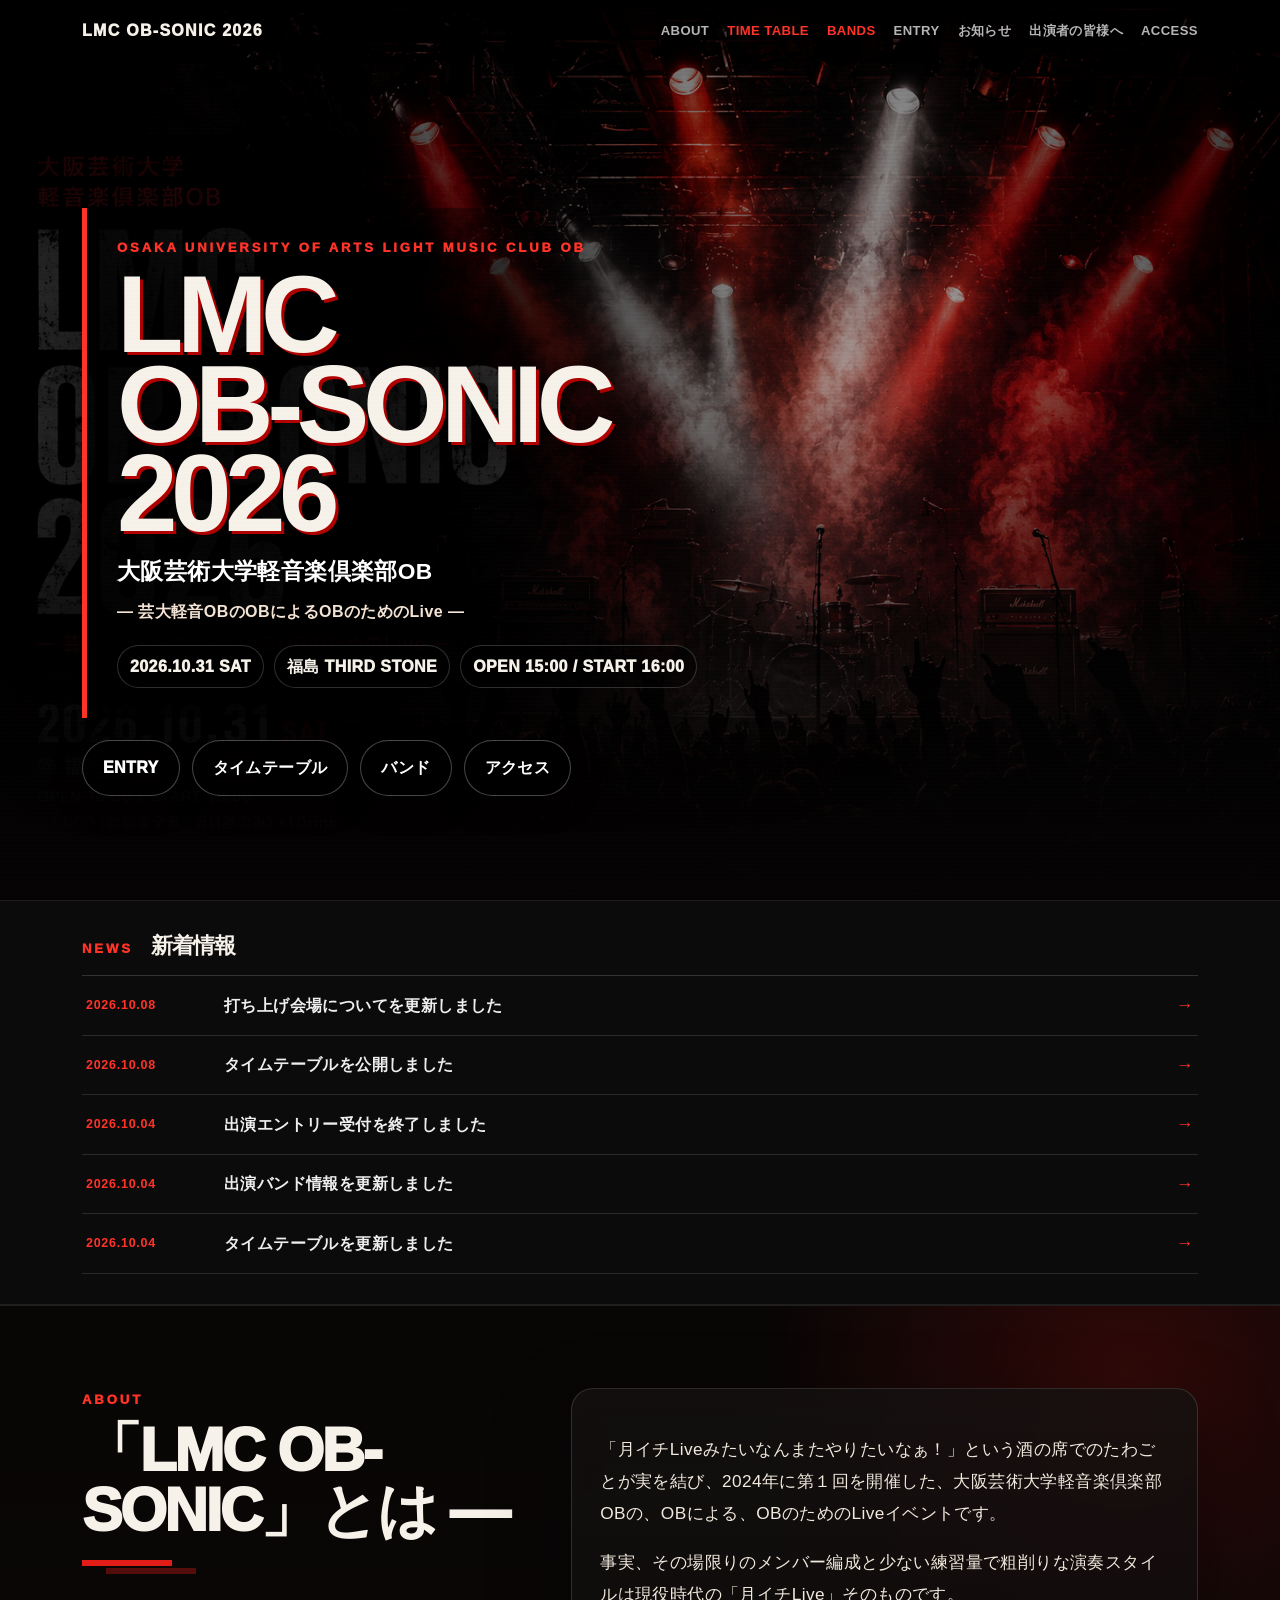
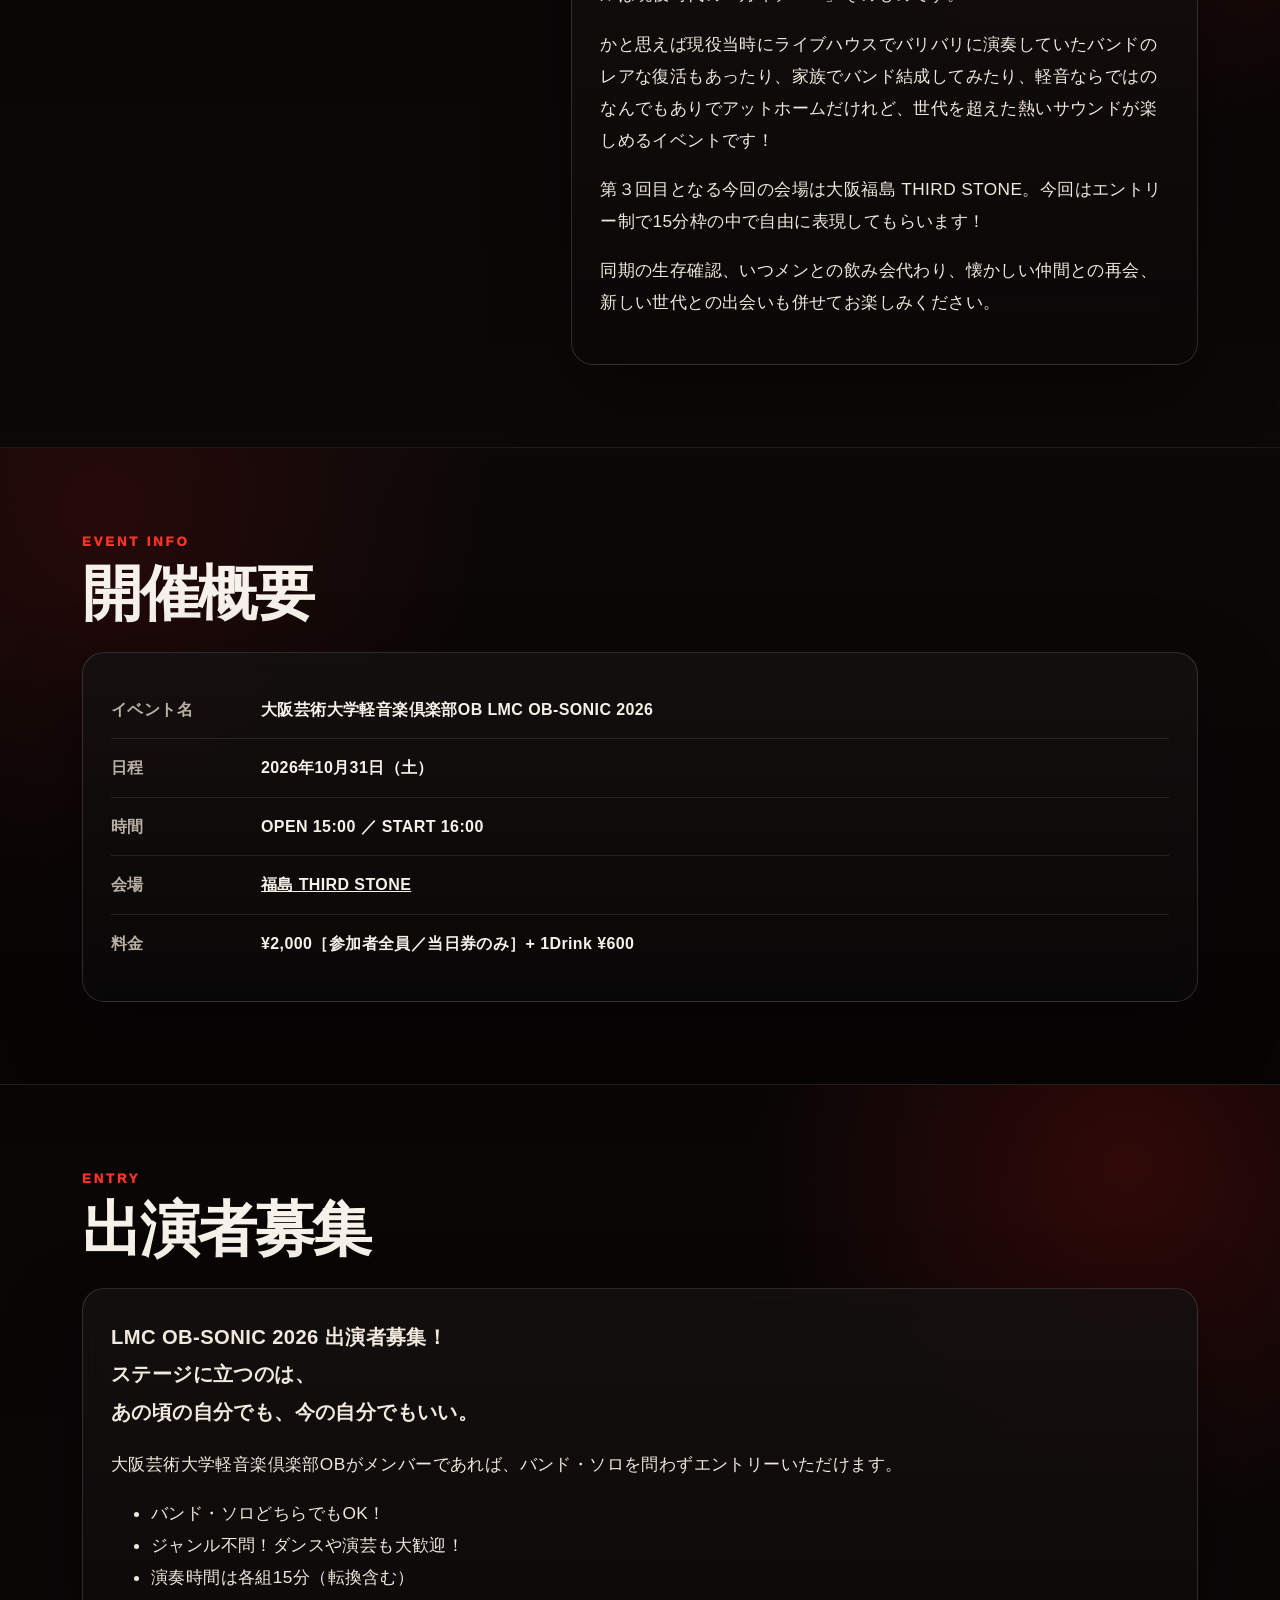
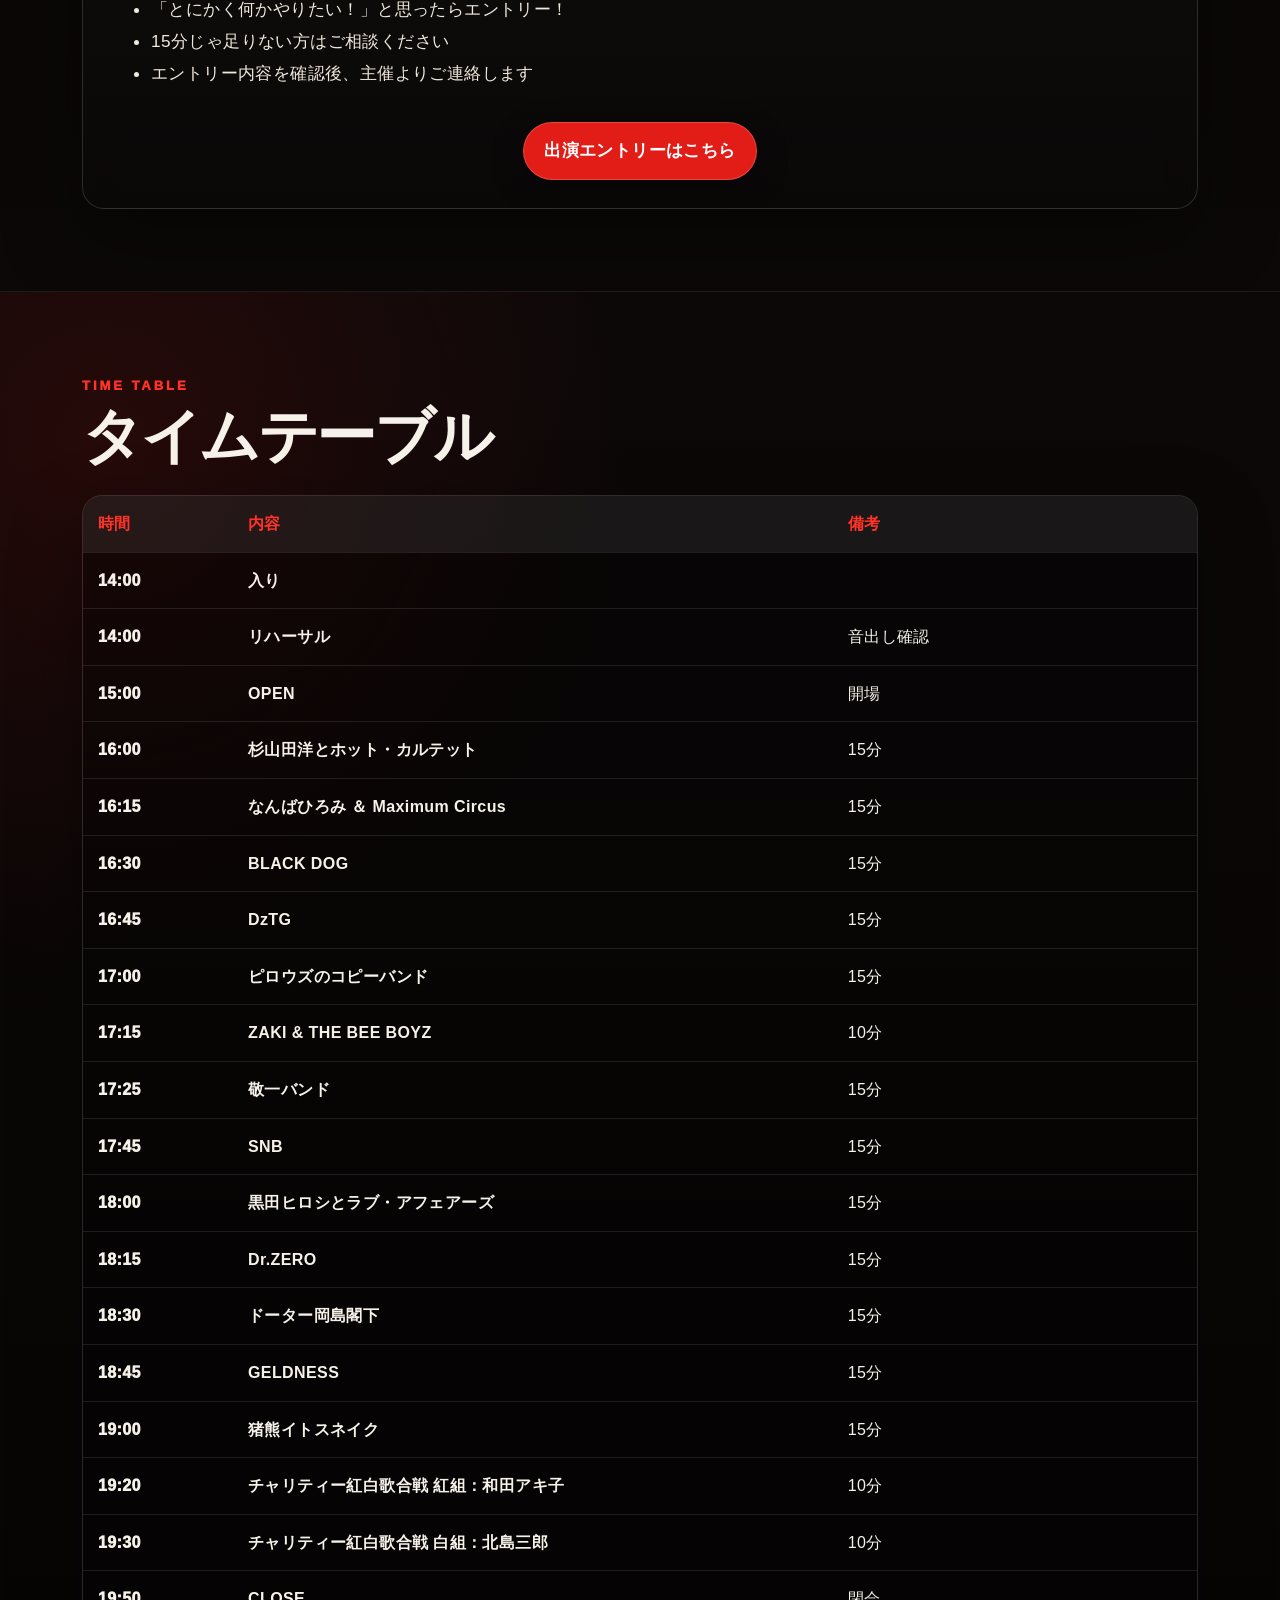
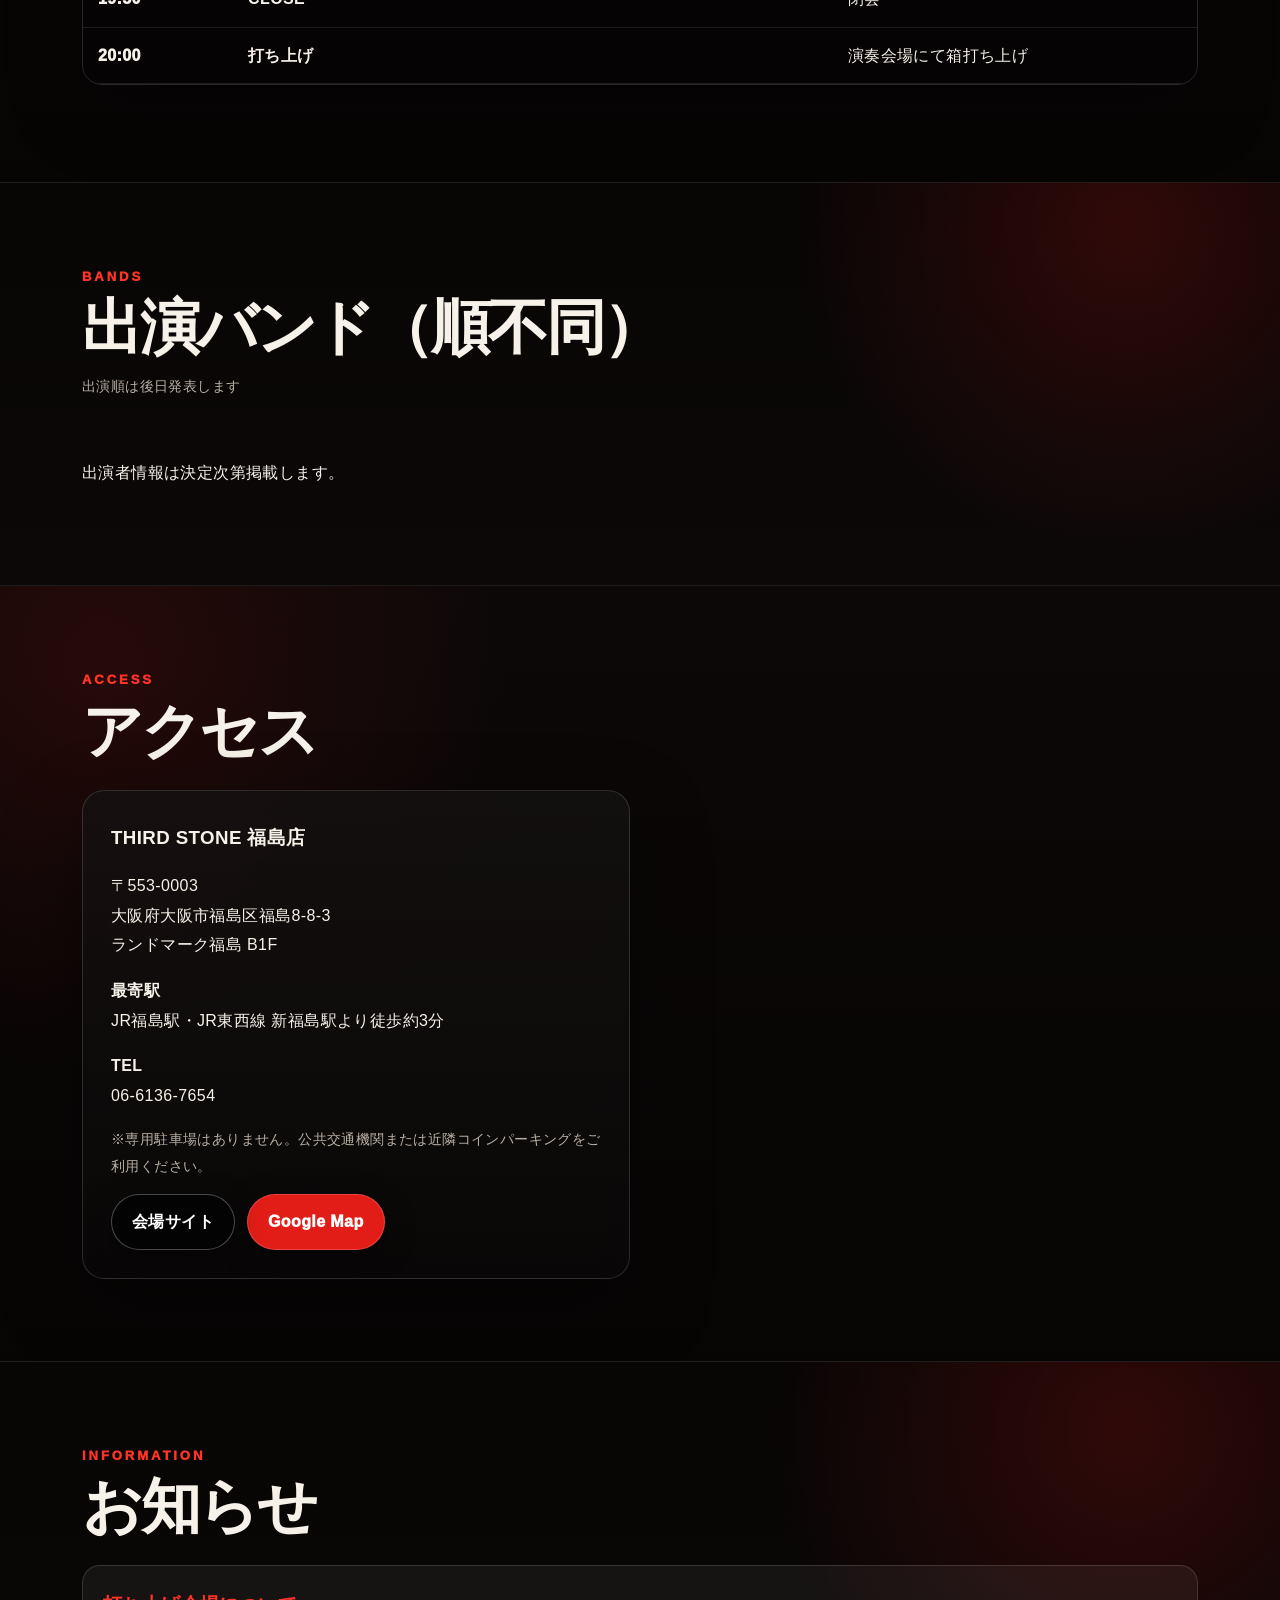
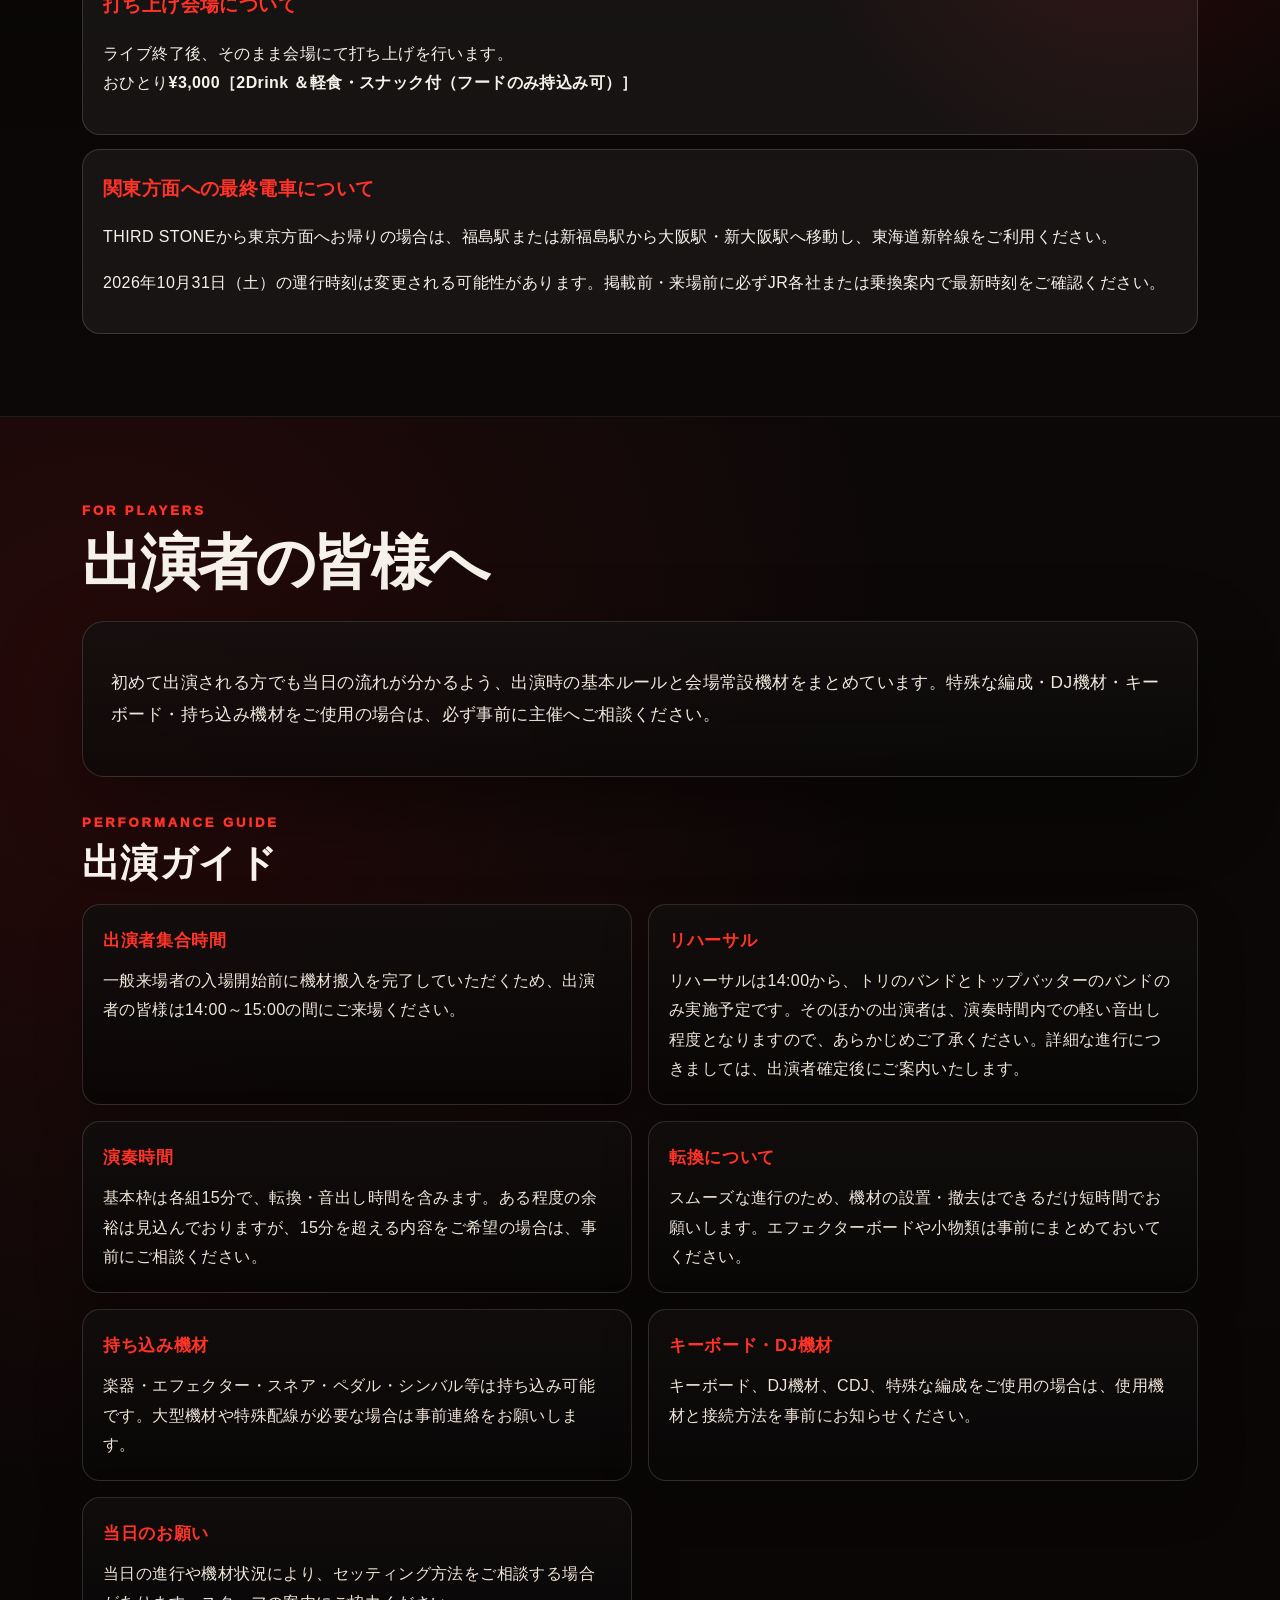
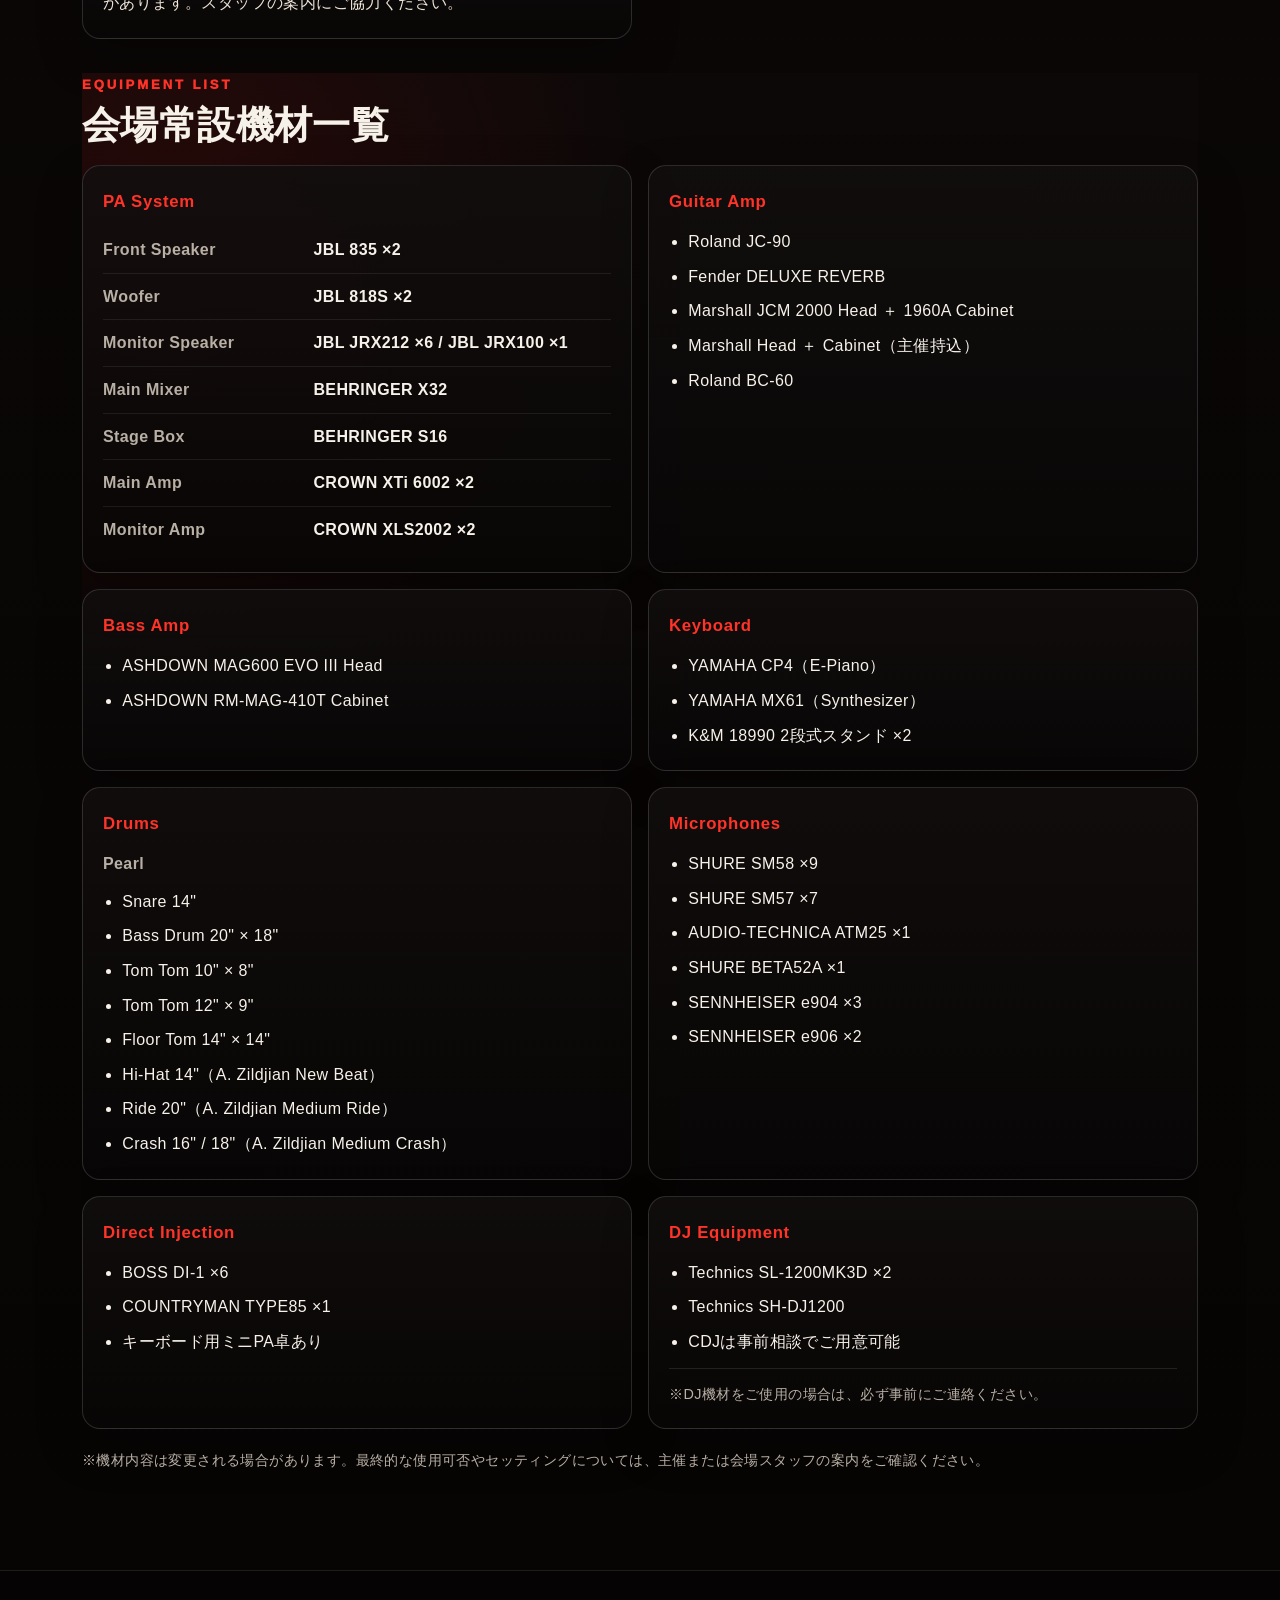
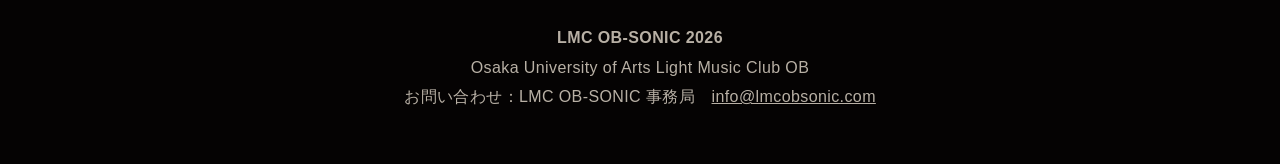
<file: index.html>
<!DOCTYPE html>
<html lang="ja">
<head>
<meta charset="UTF-8">
<meta name="viewport" content="width=device-width, initial-scale=1.0">
<meta name="description" content="大阪芸術大学軽音楽倶楽部OBによるライブイベント LMC OB-SONIC 2026。2026年10月31日（土）福島 THIRD STONEにて開催。">
<meta property="og:title" content="LMC OB-SONIC 2026">
<meta property="og:description" content="芸大軽音OBのOBによるOBのためのLive。2026年10月31日（土）福島 THIRD STONEにて開催。">
<meta property="og:type" content="website">
<title>大阪芸術大学軽音楽倶楽部OB LMC OB-SONIC 2026</title>
<link rel="stylesheet" href="css/style.css?v=20260926-hero-bands">
<link id="dynamic-favicon" rel="icon" type="image/png" href="/images/favicon-1.png">
<script>
(function () {
  var favicons = [
    "/images/favicon-1.png",
    "/images/favicon-2.png",
    "/images/favicon-3.png"
  ];
  var selected = favicons[Math.floor(Math.random() * favicons.length)];
  var link = document.getElementById("dynamic-favicon");
  if (link) link.href = selected + "?v=20261006";
})();
</script>
</head>
<body>
<nav class="nav" id="siteNav">
  <div class="nav-inner">
    <a class="brand" href="https://lmcobsonic.com/" data-site-text="fullTitle">LMC OB-SONIC 2026</a>
    <button class="hamburger" type="button" aria-label="メニューを開閉" aria-controls="globalNav" aria-expanded="false"><span></span></button>
    <div class="nav-links" id="globalNav">
      <a href="#about">ABOUT</a>
      <a href="#timetable">TIME TABLE</a>
      <a class="bands-link" href="#bands">BANDS</a>
      <a class="entry-link" href="#entry">ENTRY</a>
      <a href="#notice">お知らせ</a>
      <a href="#players">出演者の皆様へ</a>
      <a href="#access">ACCESS</a>
    </div>
  </div>
</nav>
<header id="top" class="hero">
  <div class="hero-kv">
    <div class="wrap">
      <div class="hero-copy" aria-label="LMC OB-SONIC 2026 メインタイトル" data-site-aria-label="mainAriaLabel">
        <div class="kicker">Osaka University of Arts Light Music Club OB</div>
        <h1 data-site-html="heroTitleHtml">LMC<br>OB-SONIC<br>2026</h1>
        <div class="jp">大阪芸術大学軽音楽倶楽部OB</div>
        <div class="tagline">— 芸大軽音OBのOBによるOBのためのLive —</div>
        <div class="hero-meta"><span data-site-text="dateShort">2026.10.31 SAT</span><span data-site-text="venueShort">福島 THIRD STONE</span><span data-site-text="heroScheduleDisplay">OPEN 15:00 / START 16:00</span></div>
      </div>
      <div class="hero-bottom"><div class="hero-actions"><a class="btn dark" href="#entry">ENTRY</a><a class="btn dark" href="#timetable">タイムテーブル</a><a class="btn dark" href="#bands">バンド</a><a class="btn dark" href="#access">アクセス</a></div></div>
    </div>
  </div>
</header>
<section id="news" class="news-strip">
  <div class="wrap">
    <div class="news-head"><div class="label">NEWS</div><h2>新着情報</h2></div>
    <div class="news-list">
      <a class="news-item" href="#notice"><time datetime="2026-10-08">2026.10.08</time><span>打ち上げ会場についてを更新しました</span><b>→</b></a>
      <a class="news-item" href="#timetable"><time datetime="2026-10-08">2026.10.08</time><span>タイムテーブルを公開しました</span><b>→</b></a>
      <a class="news-item" href="entry/"><time datetime="2026-10-04">2026.10.04</time><span>出演エントリー受付を終了しました</span><b>→</b></a>
      <a class="news-item" href="#bands"><time datetime="2026-10-04">2026.10.04</time><span>出演バンド情報を更新しました</span><b>→</b></a>
      <a class="news-item" href="#timetable"><time datetime="2026-10-04">2026.10.04</time><span>タイムテーブルを更新しました</span><b>→</b></a>
    </div>
  </div>
</section>
<main>
<section id="about"><div class="wrap about-grid"><div class="about-title"><div class="label">ABOUT</div><h2>「LMC OB-SONIC」とは —</h2><div class="slash"></div></div><div class="panel lead"><p>「月イチLiveみたいなんまたやりたいなぁ！」という酒の席でのたわごとが実を結び、2024年に第１回を開催した、大阪芸術大学軽音楽倶楽部OBの、OBによる、OBのためのLiveイベントです。</p><p>事実、その場限りのメンバー編成と少ない練習量で粗削りな演奏スタイルは現役時代の「月イチLive」そのものです。</p><p>かと思えば現役当時にライブハウスでバリバリに演奏していたバンドのレアな復活もあったり、家族でバンド結成してみたり、軽音ならではのなんでもありでアットホームだけれど、世代を超えた熱いサウンドが楽しめるイベントです！</p><p data-site-text="aboutEventText">第３回目となる今回の会場は大阪福島 THIRD STONE。今回はエントリー制で15分枠の中で自由に表現してもらいます！</p><p>同期の生存確認、いつメンとの飲み会代わり、懐かしい仲間との再会、新しい世代との出会いも併せてお楽しみください。</p></div></div></section>
<section id="info"><div class="wrap"><div class="section-head"><div><div class="label">EVENT INFO</div><h2>開催概要</h2></div></div><div class="panel"><dl class="info-list"><div class="info-row"><dt>イベント名</dt><dd data-site-text="officialEventName">大阪芸術大学軽音楽倶楽部OB LMC OB-SONIC 2026</dd></div><div class="info-row"><dt>日程</dt><dd data-site-text="dateDisplay">2026年10月31日（土）</dd></div><div class="info-row"><dt>時間</dt><dd data-site-text="scheduleDisplay">OPEN 15:00 ／ START 16:00</dd></div><div class="info-row"><dt>会場</dt><dd><a href="#access" data-site-text="venueShort">福島 THIRD STONE</a></dd></div><div class="info-row"><dt>料金</dt><dd data-site-text="ticket">¥2,000［参加者全員／当日券のみ］+ 1Drink ¥600</dd></div></dl></div></div></section>
<section id="entry">
  <div class="wrap">
    <div class="section-head">
      <div>
        <div class="label">ENTRY</div>
        <h2>出演者募集</h2>
      </div>
    </div>

    <div class="panel lead">
      <h3><span data-site-text="entryHeading">LMC OB-SONIC 2026 出演者募集！</span><br>ステージに立つのは、<br>
あの頃の自分でも、今の自分でもいい。</h3>
      <p>大阪芸術大学軽音楽倶楽部OBがメンバーであれば、バンド・ソロを問わずエントリーいただけます。</p>
      <ul>
        <li>バンド・ソロどちらでもOK！</li>
        <li>ジャンル不問！ダンスや演芸も大歓迎！</li>
        <li>演奏時間は各組15分（転換含む）</li>
		  <li>「とにかく何かやりたい！」と思ったらエントリー！</li>
		          <li>15分じゃ足りない方はご相談ください</li>
        <li>エントリー内容を確認後、主催よりご連絡します</li>
      </ul>

      <div class="hero-actions" style="justify-content:center; margin-top:32px;">
        <a class="btn red" href="/entry/">出演エントリーはこちら</a>
      </div>
    </div>
  </div>
</section>
<section id="timetable"><div class="wrap"><div class="section-head"><div><div class="label">TIME TABLE</div><h2>タイムテーブル</h2></div></div><div class="timeline"><table><thead><tr><th>時間</th><th>内容</th><th>備考</th></tr></thead><tbody><tr id="timetableLoading"><td colspan="3">タイムテーブルを読み込んでいます…</td></tr></tbody></table></div><p class="small"><!-- ※出演順・出演者名は決定後、ENTRY部分を書き換えてください。 --></p></div></section>
<section id="bands"><div class="wrap"><div class="section-head"><div><div class="label">BANDS</div><h2>出演バンド（順不同）</h2><p class="small">出演順は後日発表します</p></div></div>
	<div class="bands">
      <p class="bands-loading" id="bandsLoading">出演者情報を読み込んでいます…</p>
    </div></div></section>
<section id="access"><div class="wrap"><div class="section-head"><div><div class="label">ACCESS</div><h2>アクセス</h2></div></div><div class="access-grid"><div class="panel"><h3>THIRD STONE 福島店</h3><p>〒553-0003<br>大阪府大阪市福島区福島8-8-3<br>ランドマーク福島 B1F</p><p><strong>最寄駅</strong><br>JR福島駅・JR東西線 新福島駅より徒歩約3分</p><p><strong>TEL</strong><br>06-6136-7654</p><p class="small">※専用駐車場はありません。公共交通機関または近隣コインパーキングをご利用ください。</p><div class="hero-actions" style="justify-content:flex-start"><a class="btn dark" href="http://www.3rd-stone.jp/" target="_blank" rel="noopener">会場サイト</a><a class="btn red" href="https://maps.app.goo.gl/pZZeMhMgMqMgoDW8A" target="_blank" rel="noopener">Google Map</a></div></div><iframe class="map" style="filter:none;-webkit-filter:none;border:0;" title="THIRD STONE 福島店 地図" src="https://www.google.com/maps/embed?pb=!1m14!1m8!1m3!1d13121.440510599137!2d135.4647871!3d34.6960956!3m2!1i1024!2i768!4f13.1!3m3!1m2!1s0x6000e660dfb00001%3A0xca1da0f998ab219a!2zVEhJUkQgU1RPTkUg56aP5bO25bqX!5e0!3m2!1sja!2sjp!4v1784166251610!5m2!1sja!2sjp" loading="lazy" allowfullscreen="" referrerpolicy="strict-origin-when-cross-origin"></iframe></div></div></section>
<section id="notice"><div class="wrap"><div class="section-head"><div><div class="label">INFORMATION</div><h2>お知らせ</h2></div></div><div class="notice"><article><h3>打ち上げ会場について</h3><p>ライブ終了後、そのまま会場にて打ち上げを行います。<br>おひとり<strong>¥3,000［2Drink ＆軽食・スナック付（フードのみ持込み可）］</strong></p></article><article><h3>関東方面への最終電車について</h3><p>THIRD STONEから東京方面へお帰りの場合は、福島駅または新福島駅から大阪駅・新大阪駅へ移動し、東海道新幹線をご利用ください。</p><p data-site-text="lastTrainNoticeDate">2026年10月31日（土）の運行時刻は変更される可能性があります。掲載前・来場前に必ずJR各社または乗換案内で最新時刻をご確認ください。</p></article></div></div></section>
<section id="players">
  <div class="wrap">
    <div class="section-head">
      <div>
        <div class="label">FOR PLAYERS</div>
        <h2>出演者の皆様へ</h2>
      </div>
    </div>

    <div class="player-guide">
      <div class="player-guide-intro panel">
        <p class="lead">初めて出演される方でも当日の流れが分かるよう、出演時の基本ルールと会場常設機材をまとめています。特殊な編成・DJ機材・キーボード・持ち込み機材をご使用の場合は、必ず事前に主催へご相談ください。</p>
      </div>

      <section class="player-subsection" aria-labelledby="performance-guide-title">
        <div class="subsection-head">
          <div class="label">PERFORMANCE GUIDE</div>
          <h3 id="performance-guide-title">出演ガイド</h3>
        </div>
        <div class="guide-grid">
          <article class="guide-card"><h4>出演者集合時間</h4><p>一般来場者の入場開始前に機材搬入を完了していただくため、出演者の皆様は14:00～15:00の間にご来場ください。</p></article>
          <article class="guide-card"><h4>リハーサル</h4><p>リハーサルは14:00から、トリのバンドとトップバッターのバンドのみ実施予定です。そのほかの出演者は、演奏時間内での軽い音出し程度となりますので、あらかじめご了承ください。詳細な進行につきましては、出演者確定後にご案内いたします。</p></article>
          <article class="guide-card"><h4>演奏時間</h4><p>基本枠は各組15分で、転換・音出し時間を含みます。ある程度の余裕は見込んでおりますが、15分を超える内容をご希望の場合は、事前にご相談ください。</p></article>
          <article class="guide-card"><h4>転換について</h4><p>スムーズな進行のため、機材の設置・撤去はできるだけ短時間でお願いします。エフェクターボードや小物類は事前にまとめておいてください。</p></article>
          <article class="guide-card"><h4>持ち込み機材</h4><p>楽器・エフェクター・スネア・ペダル・シンバル等は持ち込み可能です。大型機材や特殊配線が必要な場合は事前連絡をお願いします。</p></article>
          <article class="guide-card"><h4>キーボード・DJ機材</h4><p>キーボード、DJ機材、CDJ、特殊な編成をご使用の場合は、使用機材と接続方法を事前にお知らせください。</p></article>
          <article class="guide-card"><h4>当日のお願い</h4><p>当日の進行や機材状況により、セッティング方法をご相談する場合があります。スタッフの案内にご協力ください。</p></article>
        </div>
      </section>

      <section class="player-subsection" aria-labelledby="equipment-list-title">
        <div class="subsection-head">
          <div class="label">EQUIPMENT LIST</div>
          <h3 id="equipment-list-title">会場常設機材一覧</h3>
        </div>
        <div class="equipment-grid">
          <article class="equipment-card">
            <h4>PA System</h4>
            <dl>
              <div><dt>Front Speaker</dt><dd>JBL 835 ×2</dd></div>
              <div><dt>Woofer</dt><dd>JBL 818S ×2</dd></div>
              <div><dt>Monitor Speaker</dt><dd>JBL JRX212 ×6 / JBL JRX100 ×1</dd></div>
              <div><dt>Main Mixer</dt><dd>BEHRINGER X32</dd></div>
              <div><dt>Stage Box</dt><dd>BEHRINGER S16</dd></div>
              <div><dt>Main Amp</dt><dd>CROWN XTi 6002 ×2</dd></div>
              <div><dt>Monitor Amp</dt><dd>CROWN XLS2002 ×2</dd></div>
            </dl>
          </article>
          <article class="equipment-card"><h4>Guitar Amp</h4><ul><li>Roland JC-90</li><li>Fender DELUXE REVERB</li><li>Marshall JCM 2000 Head ＋ 1960A Cabinet</li><li>Marshall Head ＋ Cabinet（主催持込）</li><li>Roland BC-60</li></ul></article>
          <article class="equipment-card"><h4>Bass Amp</h4><ul><li>ASHDOWN MAG600 EVO III Head</li><li>ASHDOWN RM-MAG-410T Cabinet</li></ul></article>
          <article class="equipment-card"><h4>Keyboard</h4><ul><li>YAMAHA CP4（E-Piano）</li><li>YAMAHA MX61（Synthesizer）</li><li>K&amp;M 18990 2段式スタンド ×2</li></ul></article>
          <article class="equipment-card"><h4>Drums</h4><p class="equipment-maker">Pearl</p><ul><li>Snare 14"</li><li>Bass Drum 20" × 18"</li><li>Tom Tom 10" × 8"</li><li>Tom Tom 12" × 9"</li><li>Floor Tom 14" × 14"</li><li>Hi-Hat 14"（A. Zildjian New Beat）</li><li>Ride 20"（A. Zildjian Medium Ride）</li><li>Crash 16" / 18"（A. Zildjian Medium Crash）</li></ul></article>
          <article class="equipment-card"><h4>Microphones</h4><ul><li>SHURE SM58 ×9</li><li>SHURE SM57 ×7</li><li>AUDIO-TECHNICA ATM25 ×1</li><li>SHURE BETA52A ×1</li><li>SENNHEISER e904 ×3</li><li>SENNHEISER e906 ×2</li></ul></article>
          <article class="equipment-card"><h4>Direct Injection</h4><ul><li>BOSS DI-1 ×6</li><li>COUNTRYMAN TYPE85 ×1</li><li>キーボード用ミニPA卓あり</li></ul></article>
          <article class="equipment-card"><h4>DJ Equipment</h4><ul><li>Technics SL-1200MK3D ×2</li><li>Technics SH-DJ1200</li><li>CDJは事前相談でご用意可能</li></ul><p class="equipment-note">※DJ機材をご使用の場合は、必ず事前にご連絡ください。</p></article>
        </div>
        <p class="small equipment-footnote">※機材内容は変更される場合があります。最終的な使用可否やセッティングについては、主催または会場スタッフの案内をご確認ください。</p>
      </section>
    </div>
  </div>
</section>
</main><footer><strong data-site-text="fullTitle">LMC OB-SONIC 2026</strong><br>Osaka University of Arts Light Music Club OB<br><span class="footer-contact">お問い合わせ：LMC OB-SONIC 事務局　<a href="mailto:info@lmcobsonic.com">info@lmcobsonic.com</a></span></footer>

<button id="backToTop" aria-label="ページ上部へ戻る">▲</button>
<script src="js/site-config.js"></script>
<script src="js/main.js?v=20260926-0831"></script>
</body></html>
</file>
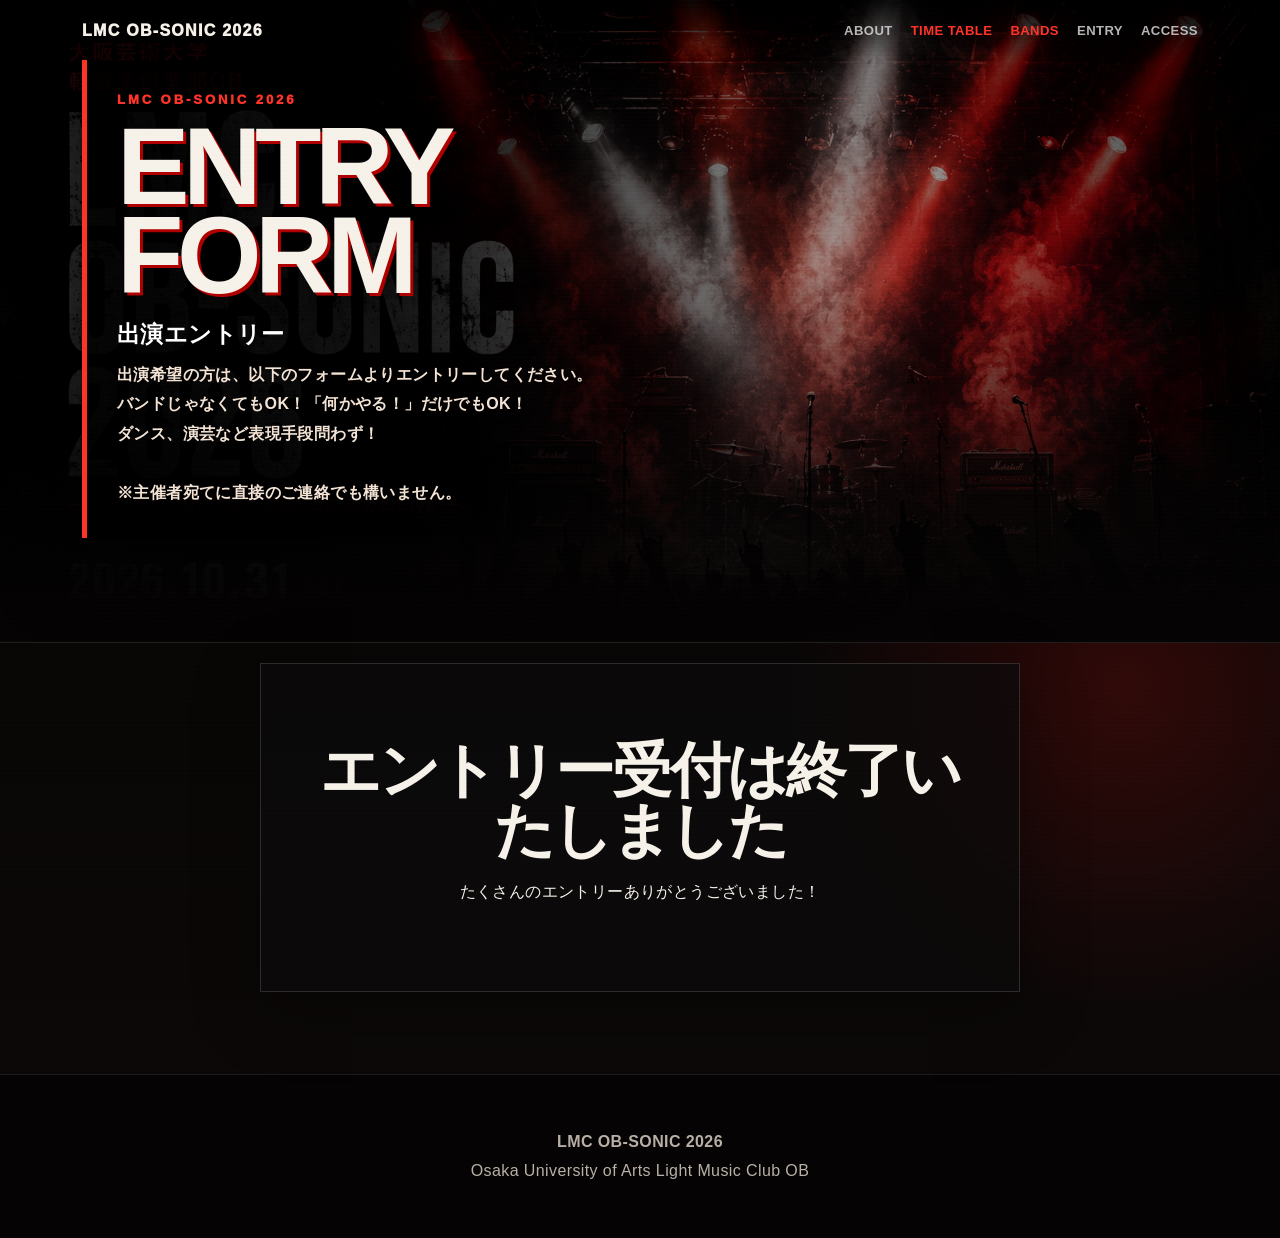
<file: entry/index.html>
<!DOCTYPE html>
<html lang="ja">
<head>
<meta charset="UTF-8">
<meta name="viewport" content="width=device-width, initial-scale=1.0">
<meta name="description" content="LMC OB-SONIC 2026 出演エントリーフォーム。">
<meta property="og:title" content="出演エントリー｜LMC OB-SONIC 2026">
<meta property="og:description" content="LMC OB-SONIC 2026 出演エントリーフォーム。">
<meta property="og:type" content="website">
<title>出演エントリー｜LMC OB-SONIC 2026</title>
<link rel="stylesheet" href="../css/style.css">
<link rel="stylesheet" href="../css/entry.css">
</head>
<body>
<nav class="nav" id="siteNav">
  <div class="nav-inner">
    <a class="brand" href="https://lmcobsonic.com/" data-site-text="fullTitle">LMC OB-SONIC 2026</a>
    <button class="hamburger" type="button" aria-label="メニューを開閉" aria-controls="globalNav" aria-expanded="false"><span></span></button>
    <div class="nav-links" id="globalNav">
      <a href="../index.html#about">ABOUT</a>
      <a href="../index.html#timetable">TIME TABLE</a>
      <a href="../index.html#bands">BANDS</a>
      <a class="entry-link" href="./">ENTRY</a>
      <a href="../index.html#access">ACCESS</a>
    </div>
  </div>
</nav>
<header id="top" class="hero entry-hero">
  <div class="hero-kv">
    <div class="wrap">
      <div class="hero-copy" aria-label="LMC OB-SONIC 2026 エントリーフォーム" data-site-aria-label="entryAriaLabel">
        <div class="kicker" data-site-text="fullTitle">LMC OB-SONIC 2026</div>
        <h1>ENTRY<br>FORM</h1>
        <div class="jp">出演エントリー</div>
        <div class="tagline">出演希望の方は、以下のフォームよりエントリーしてください。<br>
        バンドじゃなくてもOK！「何かやる！」だけでもOK！<br>
        ダンス、演芸など表現手段問わず！<br>
        <br>
        ※主催者宛てに直接のご連絡でも構いません。</div>
      </div>
    </div>
  </div>
</header>
<main>
<section class="entry-section">
  <div class="wrap">
    <div class="entry-card">
      <div class="entry-closed" style="text-align:center; padding:40px 20px;">
        <h2>エントリー受付は終了いたしました</h2>
        <p>たくさんのエントリーありがとうございました！</p>
      </div>

      <!--
      ============================================================
      ENTRY FORM ARCHIVE
      2026年の受付終了に伴い非表示。次回募集時にコメント解除して再利用。
      ============================================================
      <form id="entryForm" class="entry-form">
        <label>バンド名・ソロ名<input type="text" name="artist_name" autocomplete="organization"></label>
        <label>代表者名 <span class="required">必須</span><input type="text" name="representative_name" required autocomplete="name"></label>
        <label>軽音時代のニックネーム<input type="text" name="nickname" placeholder="例：セバスチャン"></label>
        <label>芸大入学年（西暦）<input type="number" name="admission_year" min="1900" max="2100" placeholder="例：1989"></label>
        <label>メールアドレス <span class="required">必須</span><input type="email" name="email" required autocomplete="email"></label>
        <label>電話番号 <span class="required">必須</span><input type="tel" name="phone" required autocomplete="tel"></label>
        <label>LINEアカウント<input type="text" name="line_account" placeholder="例：LINE IDなど"></label>
        <label>ジャンル<input type="text" name="genre" placeholder="例：ロック、弾き語り、ジャズ、漫談など"></label>
        <label>メンバー人数
          <select name="member_count">
            <option value="未定">未定</option>
            <option value="1">1</option>
            <option value="2">2</option>
            <option value="3">3</option>
            <option value="4">4</option>
            <option value="5">5</option>
            <option value="6">6</option>
            <option value="7人以上">7人以上</option>
          </select>
        </label>
        <label>出演メンバー<textarea name="member_names" rows="5" placeholder="例：&#10;ジャイアント・ケーヨ（Dr）&#10;○○（Vo）&#10;△△（Gt）&#10;□□（Ba）"></textarea></label>
        <label>備考<textarea name="message" rows="6" placeholder="補足事項、ご質問などがあればご記入ください。"></textarea></label>
        <button type="submit" id="submitButton">エントリーする</button>
        <p id="formMessage" class="form-message" aria-live="polite"></p>
      </form>
      -->
    </div>
  </div>
</section>
</main>
<footer><strong data-site-text="fullTitle">LMC OB-SONIC 2026</strong><br>Osaka University of Arts Light Music Club OB</footer>
<script src="../js/site-config.js"></script>
<script src="../js/main.js"></script>
<script src="../js/entry.js"></script>
</body>
</html>
</file>
<file: css/style.css>
:root{--red:#e21d17;--red2:#ff3328;--white:#f6f1e9;--muted:#b8b0a5;--bg:#060303;--panel:rgba(12,10,10,.72);--line:rgba(255,255,255,.14);--gold:#d7aa54;--max:1160px;}
*{box-sizing:border-box}html{scroll-behavior:smooth}body{margin:0;background:#050303;color:var(--white);font-family:-apple-system,BlinkMacSystemFont,"Hiragino Kaku Gothic ProN","Yu Gothic",Meiryo,sans-serif;line-height:1.85;letter-spacing:.025em;}
body:before{content:"";position:fixed;inset:0;pointer-events:none;z-index:999;background:linear-gradient(rgba(255,255,255,.025) 50%,rgba(0,0,0,.035) 50%);background-size:100% 4px;mix-blend-mode:overlay;opacity:.38}
a{color:inherit}.wrap{max-width:var(--max);margin:auto;padding:0 22px}.nav{position:fixed;top:0;left:0;right:0;z-index:50;background:linear-gradient(180deg,rgba(0,0,0,.86),rgba(0,0,0,.45),transparent);}.nav-inner{max-width:var(--max);margin:auto;padding:16px 22px;display:flex;justify-content:space-between;align-items:center;gap:20px}.brand{font-weight:1000;text-decoration:none;letter-spacing:.08em}.nav-links{display:flex;gap:18px;flex-wrap:wrap}.nav-links a{font-size:.82rem;text-decoration:none;color:#ddd;text-transform:uppercase;font-weight:900;opacity:.82}.nav-links a:hover{color:var(--red2);opacity:1}
.hero{min-height:100vh;position:relative;display:flex;align-items:flex-end;overflow:hidden;background-image:linear-gradient(90deg,rgba(0,0,0,.04),rgba(0,0,0,.02)),url('../images/hero-background.png');background-size:cover;background-position:center top;}
.hero:before{content:"";position:absolute;inset:0;background:linear-gradient(180deg,rgba(0,0,0,.05) 0%,rgba(0,0,0,.0) 42%,rgba(0,0,0,.45) 74%,#050303 100%);pointer-events:none}
.hero:after{content:"";position:absolute;inset:0;background:radial-gradient(circle at 22% 44%,transparent 0 24%,rgba(0,0,0,.12) 58%,rgba(0,0,0,.35) 100%);pointer-events:none}
.hero-bottom{position:relative;z-index:2;width:100%;padding:0 0 42px}.hero-actions{display:flex;gap:12px;flex-wrap:wrap;justify-content:center}.btn{display:inline-flex;align-items:center;justify-content:center;text-decoration:none;border:1px solid rgba(255,255,255,.28);border-radius:999px;padding:12px 20px;font-weight:1000;background:#fff;color:#111;box-shadow:0 8px 30px rgba(0,0,0,.35)}.btn.dark{background:rgba(0,0,0,.55);color:#fff;backdrop-filter:blur(10px)}.btn.red{background:var(--red);color:#fff;border-color:rgba(255,255,255,.18)}
section{position:relative;padding:82px 0;border-top:1px solid rgba(255,255,255,.09);background:radial-gradient(circle at 88% 10%,rgba(226,29,23,.18),transparent 28%),linear-gradient(180deg,#080505,#0c0808)}section:nth-of-type(even){background:radial-gradient(circle at 8% 10%,rgba(226,29,23,.12),transparent 30%),linear-gradient(180deg,#0c0808,#070404)}.section-head{display:flex;align-items:end;justify-content:space-between;gap:22px;margin-bottom:28px}.label{color:var(--red2);font-size:.82rem;font-weight:1000;letter-spacing:.22em;text-transform:uppercase}h2{font-size:clamp(2.1rem,4.7vw,4rem);line-height:1;margin:.15em 0 0;font-weight:1000;letter-spacing:-.04em;text-transform:uppercase}h3{margin:.1em 0 .5em}.lead{font-size:1.08rem;color:#f1e9dd}.panel{background:linear-gradient(180deg,rgba(21,17,17,.82),rgba(10,8,8,.72));border:1px solid var(--line);border-radius:22px;padding:28px;box-shadow:0 30px 80px rgba(0,0,0,.42);backdrop-filter:blur(12px)}.about-grid{display:grid;grid-template-columns:.85fr 1.15fr;gap:26px;align-items:start}.about-title{position:sticky;top:90px}.about-title .slash{width:90px;height:6px;background:var(--red);margin:18px 0 0;box-shadow:24px 8px 0 rgba(226,29,23,.35)}
.info-list{margin:0;display:grid;gap:0}.info-row{display:grid;grid-template-columns:150px 1fr;border-bottom:1px solid rgba(255,255,255,.1);padding:14px 0}.info-row:last-child{border-bottom:0}dt{color:var(--muted);font-weight:900}dd{margin:0;font-weight:900}.timeline{overflow:auto;border-radius:20px;border:1px solid var(--line);box-shadow:0 24px 70px rgba(0,0,0,.35)}table{width:100%;min-width:680px;border-collapse:collapse;background:rgba(0,0,0,.35)}th,td{padding:13px 15px;border-bottom:1px solid rgba(255,255,255,.1);text-align:left}th{color:var(--red2);background:rgba(255,255,255,.07);font-weight:1000}td:first-child{font-weight:1000;width:150px}td:nth-child(2){font-weight:900}.bands{display:grid;grid-template-columns:repeat(3,1fr);gap:18px}.band-card{background:#111;border:1px solid var(--line);border-radius:20px;overflow:hidden;box-shadow:0 20px 60px rgba(0,0,0,.3)}.noimage{height:172px;display:grid;place-items:center;color:#777;font-weight:1000;letter-spacing:.14em;background:linear-gradient(135deg,#191919,#070707),repeating-linear-gradient(45deg,#333 0 8px,#222 8px 16px);position:relative}.noimage:after{content:"";position:absolute;inset:0;background:radial-gradient(circle at 50% 25%,rgba(226,29,23,.28),transparent 48%);mix-blend-mode:screen}.band-body{padding:18px}.entry-label{margin:0;color:var(--red2);font-weight:1000;letter-spacing:.16em}.band-body span{display:inline-block;margin-top:10px;border:1px solid rgba(226,29,23,.55);color:#fff;background:rgba(226,29,23,.18);border-radius:999px;padding:4px 10px;font-weight:1000}.notice{display:grid;gap:14px}.notice article{padding:20px;border:1px solid var(--line);border-radius:18px;background:rgba(255,255,255,.055)}.notice h3{color:var(--red2)}.access-grid,.equip-grid{display:grid;grid-template-columns:1fr 1fr;gap:20px}.map{min-height:330px;border:0;width:100%;filter:grayscale(1) contrast(1.1);border-radius:20px}.equip{padding:18px;border:1px solid var(--line);border-radius:18px;background:rgba(0,0,0,.25)}.equip h3{color:var(--red2)}.equip ul{margin:0;padding-left:1.2em}.small{font-size:.9rem;color:var(--muted)}footer{padding:52px 22px;text-align:center;color:var(--muted);background:#050303;border-top:1px solid rgba(255,255,255,.1)}
@media(max-width:900px){.nav-links{display:none}.hero{min-height:78vh;background-position:center top}.about-grid,.access-grid{grid-template-columns:1fr}.about-title{position:static}.bands{grid-template-columns:repeat(2,1fr)}.equip-grid{grid-template-columns:1fr}}
@media(max-width:560px){.wrap{padding:0 16px}.hero{min-height:72vh;background-size:auto 100%;background-position:center top}section{padding:58px 0}.bands{grid-template-columns:1fr}.panel{padding:20px}.info-row{grid-template-columns:1fr;gap:2px}.btn{width:100%}}


/* === RIG responsive rebuild: hero image + floating title + hamburger === */
.nav{background:linear-gradient(180deg,rgba(0,0,0,.9),rgba(0,0,0,.48),transparent)}
.nav-inner{position:relative}.hamburger{display:none;width:46px;height:42px;border:1px solid rgba(255,255,255,.22);border-radius:999px;background:rgba(0,0,0,.55);color:#fff;align-items:center;justify-content:center;cursor:pointer;backdrop-filter:blur(10px)}.hamburger span{position:relative;display:block;width:20px;height:2px;background:#fff;border-radius:999px}.hamburger span:before,.hamburger span:after{content:"";position:absolute;left:0;width:20px;height:2px;background:#fff;border-radius:999px;transition:.22s ease}.hamburger span:before{top:-7px}.hamburger span:after{top:7px}.nav.is-open .hamburger span{background:transparent}.nav.is-open .hamburger span:before{top:0;transform:rotate(45deg)}.nav.is-open .hamburger span:after{top:0;transform:rotate(-45deg)}
.hero{min-height:100svh;display:grid;align-items:end;background-size:cover!important;background-position:center center!important;background-repeat:no-repeat!important;background-color:#070303;isolation:isolate}.hero:before{content:"";position:absolute;inset:0;z-index:0;background:linear-gradient(90deg,rgba(0,0,0,.82) 0%,rgba(0,0,0,.56) 32%,rgba(0,0,0,.18) 64%,rgba(0,0,0,.7) 100%),linear-gradient(180deg,rgba(0,0,0,.35) 0%,rgba(0,0,0,.04) 42%,rgba(0,0,0,.9) 100%);pointer-events:none}.hero:after{content:"";position:absolute;inset:auto 0 0;height:36%;z-index:0;background:linear-gradient(180deg,transparent,rgba(5,3,3,1));pointer-events:none}.hero-kv{position:relative;z-index:2;width:100%;padding:120px 0 44px}.hero-copy{max-width:820px;padding:28px 30px 30px;border-left:5px solid var(--red2);background:linear-gradient(90deg,rgba(0,0,0,.78),rgba(0,0,0,.35),transparent);filter:drop-shadow(0 24px 42px rgba(0,0,0,.78));animation:heroFloat 5.8s ease-in-out infinite}.hero-copy .kicker{font-size:.82rem;color:var(--red2);font-weight:1000;letter-spacing:.22em;text-transform:uppercase}.hero-copy h1{margin:10px 0 16px;font-size:clamp(3.2rem,8.5vw,7.8rem);line-height:.82;letter-spacing:-.06em;font-family:"Arial Black",Impact,"Segoe UI Black","Helvetica Neue",sans-serif;font-weight:900;text-transform:uppercase;text-shadow:3px 3px 0 #b00000,6px 6px 18px rgba(0,0,0,.45)}.hero-copy .jp{font-size:clamp(1rem,2.15vw,1.42rem);font-weight:900;line-height:1.55;color:#fff}.hero-copy .tagline{margin-top:8px;color:#f4e4d5;font-weight:900}.hero-meta{display:flex;flex-wrap:wrap;gap:10px;margin-top:18px}.hero-meta span{display:inline-flex;align-items:center;min-height:34px;padding:6px 12px;border:1px solid rgba(255,255,255,.18);border-radius:999px;background:rgba(0,0,0,.5);font-weight:1000;backdrop-filter:blur(8px)}.hero-bottom{position:relative;z-index:2;width:100%;padding:22px 0 0}.hero-actions{justify-content:flex-start}@keyframes heroFloat{0%,100%{transform:translate3d(0,0,0)}50%{transform:translate3d(0,-10px,0)}}
@media(max-width:900px){.hamburger{display:inline-flex}.nav-links{display:none;position:absolute;top:calc(100% + 10px);left:16px;right:16px;z-index:80;flex-direction:column;gap:0;padding:10px;background:rgba(7,4,4,.96);border:1px solid rgba(255,255,255,.16);border-radius:18px;box-shadow:0 20px 60px rgba(0,0,0,.55);backdrop-filter:blur(18px)}.nav.is-open .nav-links{display:flex}.nav-links a{display:block;padding:13px 14px;border-bottom:1px solid rgba(255,255,255,.08);font-size:.9rem}.nav-links a:last-child{border-bottom:0}.hero{min-height:100svh;background-size:cover!important;background-position:center top!important}.hero-kv{padding:100px 0 32px}.hero-copy{max-width:92%;padding:22px 20px 24px}.hero-copy h1{font-size:clamp(3rem,15vw,6.2rem)}.hero-actions{justify-content:flex-start}}
@media(max-width:560px){.brand{font-size:.82rem;letter-spacing:.04em}.hero{min-height:100svh;background-size:cover!important;background-position:58% top!important}.hero-kv{padding:92px 0 28px}.hero-copy{max-width:100%;padding:18px 16px 20px;border-left-width:4px;background:linear-gradient(90deg,rgba(0,0,0,.7),rgba(0,0,0,.38),rgba(0,0,0,.08))}.hero-copy .kicker{font-size:.68rem;letter-spacing:.15em}.hero-copy h1{font-size:clamp(2.8rem,18vw,4.8rem);line-height:.86}.hero-copy .jp{font-size:.98rem}.hero-meta span{font-size:.82rem}.hero-actions{gap:9px}.hero-actions .btn{width:100%;justify-content:center}.hero-bottom{padding-top:16px}}
@media(prefers-reduced-motion:reduce){.hero-copy{animation:none}}


/* === RIG fullscreen rock menu override === */
.nav{z-index:100}
.nav-links .entry-link{color:#fff!important;background:linear-gradient(135deg,var(--red),#ff4b35);padding:9px 16px;border-radius:999px;box-shadow:0 0 24px rgba(226,29,23,.45);opacity:1!important}
.nav-links .entry-link:hover{color:#fff!important;filter:brightness(1.12);transform:translateY(-1px)}
.hamburger{position:relative;z-index:130}
@media(max-width:1024px){
  .hamburger{display:inline-flex}
  .nav-inner{z-index:130}
  .nav-links{
    position:fixed!important;
    inset:0!important;
    z-index:110!important;
    display:flex!important;
    flex-direction:column!important;
    align-items:center!important;
    justify-content:center!important;
    gap:22px!important;
    padding:96px 24px 48px!important;
    background:
      radial-gradient(circle at 50% 12%,rgba(226,29,23,.34),transparent 30%),
      radial-gradient(circle at 18% 84%,rgba(255,255,255,.08),transparent 28%),
      linear-gradient(180deg,rgba(0,0,0,.96),rgba(10,2,2,.98) 58%,rgba(0,0,0,.98));
    border:0!important;
    border-radius:0!important;
    box-shadow:none!important;
    backdrop-filter:blur(18px);
    opacity:0;
    visibility:hidden;
    pointer-events:none;
    transform:scale(1.03);
    transition:opacity .28s ease,visibility .28s ease,transform .28s ease;
  }
  .nav-links:before{
    content:"LMC OB-SONIC";
    display:block;
    margin-bottom:6px;
    color:var(--red2);
    font-weight:1000;
    letter-spacing:.2em;
    font-size:.78rem;
    text-shadow:0 0 22px rgba(226,29,23,.75);
  }
  .nav-links:after{
    content:"MENU";
    display:block;
    margin-top:10px;
    color:rgba(255,255,255,.35);
    font-size:.72rem;
    letter-spacing:.35em;
    font-weight:900;
  }
  .nav.is-open .nav-links{opacity:1;visibility:visible;pointer-events:auto;transform:scale(1)}
  .nav-links a{
    display:block!important;
    width:min(420px,88vw)!important;
    padding:12px 18px!important;
    border:0!important;
    text-align:center!important;
    color:#f6f1e9!important;
    font-size:clamp(1.55rem,6.5vw,3.2rem)!important;
    line-height:1!important;
    font-weight:1000!important;
    letter-spacing:-.035em!important;
    text-transform:uppercase!important;
    opacity:1!important;
    text-shadow:0 8px 20px rgba(0,0,0,.8);
    transition:transform .18s ease,color .18s ease,text-shadow .18s ease;
  }
  .nav-links a:hover{color:#fff!important;transform:translateY(-2px);text-shadow:0 0 24px rgba(226,29,23,.65)}
  .nav-links .entry-link{
    margin:8px 0;
    padding:18px 20px!important;
    color:#fff!important;
    background:linear-gradient(135deg,#b60000,var(--red2) 58%,#ff7a38)!important;
    border:1px solid rgba(255,255,255,.22)!important;
    border-radius:18px!important;
    box-shadow:0 0 44px rgba(226,29,23,.62),inset 0 0 0 1px rgba(255,255,255,.12)!important;
  }
  body.menu-lock{overflow:hidden}
}
@media(max-width:560px){
  .nav-links{gap:18px!important;padding-top:88px!important}
  .nav-links a{width:92vw!important;font-size:clamp(1.75rem,9vw,3rem)!important}
  .nav-links .entry-link{padding:17px 18px!important}
}


/* === Ver.1.3.1 Hamburger menu vertical layout fix === */
@media (max-width:1024px){
  .nav-links{
    position:fixed!important;
    inset:0!important;
    z-index:110!important;
    display:flex!important;
    flex-direction:column!important;
    flex-wrap:nowrap!important;
    align-items:center!important;
    justify-content:center!important;
    gap:14px!important;
    padding:84px 24px 42px!important;
    overflow-y:auto!important;
    overflow-x:hidden!important;
    white-space:normal!important;
  }

  .nav-links:before{
    display:block!important;
    flex:0 0 auto!important;
    margin:0 0 4px!important;
  }

  .nav-links:after{
    display:block!important;
    flex:0 0 auto!important;
    margin:8px 0 0!important;
  }

  .nav-links a{
    display:block!important;
    flex:0 0 auto!important;
    width:min(420px,88vw)!important;
    min-width:0!important;
    padding:10px 18px!important;
    text-align:center!important;
    font-size:clamp(1.35rem,4.8vw,2.7rem)!important;
    line-height:1.05!important;
    letter-spacing:-.025em!important;
  }

  .nav-links .entry-link{
    margin:4px 0!important;
    padding:15px 20px!important;
    border-radius:18px!important;
  }
}

@media (max-width:560px){
  .nav-links{
    justify-content:flex-start!important;
    padding-top:78px!important;
    gap:12px!important;
  }

  .nav-links a{
    width:92vw!important;
    padding:9px 16px!important;
    font-size:clamp(1.5rem,7.8vw,2.55rem)!important;
  }

  .nav-links .entry-link{
    padding:14px 18px!important;
  }
}


/* === Ver.1.4 Player guide and equipment list === */
.player-guide{display:grid;gap:34px}
.player-guide-intro{margin-bottom:0}
.player-subsection{padding:0;border:0;background:none}
.subsection-head{margin-bottom:18px}
.subsection-head h3{margin:.15em 0 0;font-size:clamp(1.65rem,3vw,2.5rem);line-height:1.15}
.guide-grid,.equipment-grid{display:grid;grid-template-columns:repeat(2,minmax(0,1fr));gap:16px}
.guide-card,.equipment-card{padding:20px;border:1px solid var(--line);border-radius:18px;background:linear-gradient(180deg,rgba(18,14,14,.88),rgba(8,6,6,.78));box-shadow:0 18px 46px rgba(0,0,0,.26)}
.guide-card h4,.equipment-card h4{margin:0 0 10px;color:var(--red2);font-size:1.05rem;letter-spacing:.04em}
.guide-card p,.equipment-card p{margin:0;color:#eee4d7}
.equipment-card ul{margin:0;padding-left:1.2em}
.equipment-card li+li{margin-top:5px}
.equipment-card dl{margin:0}
.equipment-card dl>div{display:grid;grid-template-columns:minmax(130px,.8fr) 1.2fr;gap:12px;padding:8px 0;border-bottom:1px solid rgba(255,255,255,.08)}
.equipment-card dl>div:last-child{border-bottom:0}
.equipment-card dt{color:var(--muted);font-weight:900}
.equipment-card dd{margin:0;font-weight:800}
.equipment-maker{margin:0 0 8px!important;color:var(--muted)!important;font-weight:900}
.equipment-note{margin-top:12px!important;padding-top:12px;border-top:1px solid rgba(255,255,255,.1);font-size:.9rem;color:var(--muted)!important}
.equipment-footnote{margin-top:18px}
@media(max-width:760px){
  .guide-grid,.equipment-grid{grid-template-columns:1fr}
  .equipment-card dl>div{grid-template-columns:1fr;gap:2px}
}


/* === Ver.1.4.2 Back to top maintenance === */
#backToTop{
  position:fixed;
  right:24px;
  bottom:24px;
  z-index:9999;
  display:grid;
  place-items:center;
  width:54px;
  height:54px;
  padding:0;
  border:1px solid rgba(255,255,255,.22);
  border-radius:50%;
  background:linear-gradient(135deg,var(--red),var(--red2));
  color:#fff;
  font-size:20px;
  font-weight:1000;
  line-height:1;
  cursor:pointer;
  box-shadow:0 10px 28px rgba(0,0,0,.48),0 0 24px rgba(226,29,23,.28);
  opacity:0;
  visibility:hidden;
  pointer-events:none;
  transform:translateY(12px) scale(.94);
  transition:opacity .22s ease,visibility .22s ease,transform .22s ease,filter .18s ease;
}

#backToTop.show{
  opacity:1;
  visibility:visible;
  pointer-events:auto;
  transform:translateY(0) scale(1);
}

#backToTop:hover{
  filter:brightness(1.12);
  transform:translateY(-2px) scale(1.04);
}

#backToTop:focus-visible{
  outline:3px solid #fff;
  outline-offset:3px;
}

@media(max-width:560px){
  #backToTop{
    right:16px;
    bottom:16px;
    width:50px;
    height:50px;
  }
}

@media(prefers-reduced-motion:reduce){
  html{scroll-behavior:auto}
  #backToTop{transition:none}
}


/* === Ver.1.5 Timetable JSON === */
#timetableLoading td{color:var(--muted);text-align:center;font-weight:900}


/* === Ver.1.6 Expanded band profiles === */
.band-description{margin:0 0 14px}
.band-members-title{margin:16px 0 5px;color:var(--red2);font-size:.76rem;font-weight:1000;letter-spacing:.16em}
.band-members{margin:0;padding-left:1.2em;color:#eee4d7}
.band-members li+li{margin-top:3px}
.band-meta{display:flex;flex-wrap:wrap;align-items:center;gap:8px;margin-top:16px}
.band-meta .band-time{display:inline-flex;margin:0;border:1px solid rgba(226,29,23,.55);color:#fff;background:rgba(226,29,23,.18);border-radius:999px;padding:4px 10px;font-weight:1000}
.band-social-link{display:inline-flex;align-items:center;border:1px solid rgba(255,255,255,.2);border-radius:999px;padding:4px 10px;color:#fff;text-decoration:none;font-size:.86rem;font-weight:900;background:rgba(255,255,255,.06)}
.band-social-link:hover{border-color:var(--red2);color:var(--red2)}


/* === Ver.1.6.1 Band card redesign === */
.band-card-v161{position:relative;display:grid;grid-template-columns:minmax(260px,.9fr) 1.1fr;min-height:330px;background:linear-gradient(145deg,#141010,#090606);border:1px solid rgba(255,255,255,.14);border-radius:22px;overflow:hidden;box-shadow:0 28px 70px rgba(0,0,0,.38)}
.band-card-v161 .band-visual{position:relative;min-height:330px;background:linear-gradient(135deg,#1b1717,#070505);overflow:hidden}
.band-card-v161 .band-image{width:100%;height:100%;min-height:330px;object-fit:cover}
.band-card-v161 .noimage{display:grid;place-items:center;color:#666;font-weight:1000;letter-spacing:.18em;background:linear-gradient(135deg,#1a1717,#080606)}
.band-stage{position:absolute;left:18px;bottom:18px;display:flex;align-items:baseline;gap:10px;padding:9px 13px;border-radius:999px;background:rgba(0,0,0,.72);border:1px solid rgba(255,255,255,.16);backdrop-filter:blur(8px)}
.band-stage-label{font-size:.72rem;color:var(--red2);font-weight:1000;letter-spacing:.18em}
.band-stage-time{font-size:1.15rem;color:#fff}
.band-card-v161 .band-body{display:flex;flex-direction:column;padding:26px 28px}
.band-name{margin:0 0 14px;font-size:clamp(2rem,4vw,3.2rem);line-height:1;letter-spacing:-.035em}
.band-description{white-space:pre-line;margin:0;color:#eee4d7}
.band-divider{height:1px;margin:20px 0;background:linear-gradient(90deg,rgba(226,29,23,.85),rgba(255,255,255,.12),transparent)}
.band-members-title{margin:0 0 10px;color:var(--red2);font-size:.74rem;font-weight:1000;letter-spacing:.18em}
.band-members-table{display:grid;gap:6px;margin:0}
.band-member-row{display:grid;grid-template-columns:56px 1fr;gap:12px}
.band-member-row dt{color:var(--muted);font-weight:1000}
.band-member-row dd{margin:0;font-weight:900}
.band-performance-time{display:flex;align-items:flex-end;justify-content:space-between;gap:20px;margin-top:auto;padding-top:22px;border-top:1px solid rgba(255,255,255,.1)}
.band-performance-time span{color:var(--muted);font-size:.82rem;font-weight:900;letter-spacing:.08em}
.band-performance-time strong{font-size:1.25rem}
@media(max-width:760px){
  .band-card-v161{grid-template-columns:1fr}
  .band-card-v161 .band-visual{min-height:220px}
  .band-card-v161 .band-image{min-height:220px}
  .band-card-v161 .band-body{padding:22px}
  .band-performance-time{align-items:flex-start;flex-direction:column;gap:4px}
}


/* === Ver.1.6.1 Band card layout fix === */
/* 新カードは横長2カラムなので、出演バンド一覧は1列で表示する */
#bands .bands{
  grid-template-columns:minmax(0,1fr);
}

/* Grid/Flex内で内容がカード幅を押し広げないようにする */
.band-card-v161,
.band-card-v161 .band-visual,
.band-card-v161 .band-body{
  min-width:0;
  width:100%;
}

/* NO IMAGE時も画像エリアの高さを新カード仕様に統一 */
.band-card-v161 .band-visual.noimage{
  min-height:330px;
  height:auto;
}

/* 長いバンド名・紹介文でもカード外へ飛び出さない */
.band-name,
.band-description,
.band-member-row dd{
  overflow-wrap:anywhere;
  word-break:break-word;
}

@media(max-width:760px){
  #bands .bands{
    grid-template-columns:minmax(0,1fr);
  }

  .band-card-v161 .band-visual.noimage{
    min-height:220px;
  }
}


/* BANDS: compact band images */
@media (min-width: 761px){
  .band-card-v161{
    grid-template-columns:minmax(210px,.65fr) 1.35fr;
    min-height:270px;
  }
  .band-card-v161 .band-visual,
  .band-card-v161 .band-image{
    min-height:270px;
  }
}
@media (max-width: 760px){
  .band-card-v161 .band-visual,
  .band-card-v161 .band-image{
    min-height:180px;
    max-height:240px;
  }
}


/* BANDS: global menu ENTRY simplified */
.nav-links .entry-link,
.nav-links .entry-link:hover{
  color:var(--red)!important;
  background:transparent!important;
  border:0!important;
  border-radius:0!important;
  box-shadow:none!important;
  filter:none!important;
  transform:none!important;
}
@media (max-width:760px){
  .nav-links .entry-link,
  .nav-links .entry-link:hover{
    color:var(--red)!important;
    background:transparent!important;
    border:0!important;
    box-shadow:none!important;
  }
}


/* BANDS: align ENTRY with other global nav items */
.nav-links .entry-link,
.nav-links .entry-link:hover{
  margin:0!important;
  padding:0!important;
  line-height:inherit!important;
  align-self:auto!important;
}


/* BANDS: charity red-white cards intentionally have no image area */
.band-card-v161.band-card-no-visual{
  grid-template-columns:minmax(0,1fr)!important;
  min-height:0;
}
.band-card-v161.band-card-no-visual .band-body{
  grid-column:1/-1;
}


/* BANDS: band images fit to image-column width without cropping */
.band-card-v161 .band-visual{
  display:flex;
  align-items:center;
  justify-content:center;
}
.band-card-v161 .band-image{
  display:block;
  width:100%;
  height:auto;
  min-height:0;
  max-height:none;
  object-fit:contain;
}
.band-card-v161 .band-visual.noimage{
  display:grid;
}
@media(max-width:760px){
  .band-card-v161 .band-image{
    width:100%;
    height:auto;
    min-height:0;
    max-height:none;
  }
}


/* BANDS: band card v2 layout - title top, image left, details right */
.band-card-v161{
  display:block;
  min-height:0;
  padding:26px 28px 28px;
}
.band-card-v161 > .band-name{
  margin:0 0 22px;
  text-align:left;
}
.band-content-v2{
  display:grid;
  grid-template-columns:minmax(240px,.75fr) 1.25fr;
  gap:28px;
  align-items:start;
}
.band-content-v2 .band-visual{
  width:100%;
  min-height:0;
  border-radius:14px;
}
.band-content-v2 .band-image{
  width:100%;
  height:auto;
  min-height:0;
  object-fit:contain;
}
.band-content-v2 .band-body{
  width:100%;
  padding:0;
}
.band-genre-v2{
  margin:0 0 18px;
  font-size:1.05rem;
  font-weight:900;
}
.band-genre-v2 span{
  display:block;
  margin-bottom:5px;
  color:var(--red2);
  font-size:.74rem;
  font-weight:1000;
  letter-spacing:.18em;
}
@media(max-width:760px){
  .band-card-v161{
    padding:22px;
  }
  .band-content-v2{
    grid-template-columns:1fr;
    gap:22px;
  }
}


/* BANDS: genre treatment v2 */
.band-genre-v2{
  margin:0 0 18px;
  padding:10px 0;
  color:#fff;
  border-top:1px solid var(--red2);
  border-bottom:1px solid var(--red2);
  font-size:1.05rem;
  font-weight:900;
}


/* staging: tighten desktop nav-to-hero spacing */
@media(min-width:901px){.hero-kv{transform:translateY(-60px)}}





/* === 2026 navigation emphasis: TIME TABLE / BANDS === */
.nav-links .entry-link{
  color:#ddd!important;
  background:none!important;
  padding:0!important;
  border-radius:0!important;
  box-shadow:none!important;
  opacity:.82!important;
}
.nav-links .entry-link:hover{color:var(--red2)!important;filter:none!important;transform:none!important;opacity:1!important}
.nav-links a[href*="#timetable"],
.nav-links a[href*="#bands"]{
  color:var(--red2)!important;
  opacity:1!important;
}


/* STAGING: compact NEWS strip */
.news-strip{padding:34px 0 30px;background:#0b0b0b;border-top:1px solid rgba(255,255,255,.08);border-bottom:1px solid rgba(255,255,255,.08)}
.news-head{display:flex;align-items:baseline;gap:18px;margin-bottom:14px}.news-head h2{margin:0;font-size:1.35rem}.news-list{border-top:1px solid rgba(255,255,255,.16)}
.news-item{display:grid;grid-template-columns:120px 1fr 24px;gap:18px;align-items:center;padding:13px 4px;border-bottom:1px solid rgba(255,255,255,.12);color:#eee;text-decoration:none}.news-item time{font-size:.78rem;font-weight:900;letter-spacing:.06em;color:var(--red2)}.news-item span{font-weight:800}.news-item b{text-align:right;color:var(--red2);font-size:1.1rem}.news-item:hover span{color:var(--red2)}
@media(max-width:640px){.news-strip{padding:26px 0 22px}.news-head{gap:12px}.news-head h2{font-size:1.18rem}.news-item{grid-template-columns:1fr 22px;gap:5px 10px;padding:12px 2px}.news-item time{grid-column:1}.news-item span{grid-column:1}.news-item b{grid-column:2;grid-row:1 / span 2;align-self:center}}

/* Keep STAGE label and performance time together on band cards */
.band-performance-time{justify-content:flex-start;align-items:center;gap:16px}
@media(max-width:700px){.band-performance-time{flex-direction:row;align-items:center;gap:12px}}
</file>
<file: css/entry.css>
/* Entry form only */
.entry-hero{min-height:64vh;}
.entry-section{padding-top:20px;}
.entry-card{max-width:760px;margin:auto;background:var(--panel);border:1px solid var(--line);box-shadow:0 18px 60px rgba(0,0,0,.34);padding:28px;}
.entry-form label{display:block;margin-bottom:18px;font-weight:900;}
.required{display:inline-block;margin-left:6px;padding:2px 7px;background:var(--red);color:#fff;font-size:12px;vertical-align:1px;}
.entry-form input,.entry-form textarea,.entry-form select{width:100%;box-sizing:border-box;margin-top:7px;padding:13px 14px;border:1px solid #555;background:#fff;color:#111;font-size:16px;font-family:inherit;}
.entry-form select{display:block;height:50px;cursor:pointer;}
.entry-form input:focus,.entry-form textarea:focus,.entry-form select:focus{outline:2px solid var(--red2);border-color:var(--red2);}
.entry-form button{width:100%;margin-top:10px;padding:16px;border:none;background:linear-gradient(135deg,var(--red),var(--red2));color:#fff;font-size:18px;font-weight:1000;letter-spacing:.06em;cursor:pointer;}
.entry-form button:hover{filter:brightness(1.08);}
.entry-form button:disabled{background:#777;cursor:not-allowed;}
.form-message{min-height:1.5em;margin:18px 0 0;font-weight:900;text-align:center;}
.form-message.success{color:#7cff8a;}
.form-message.error{color:#ff7777;}
@media(max-width:560px){.entry-card{padding:22px}.entry-hero{min-height:56vh}}
</file>
